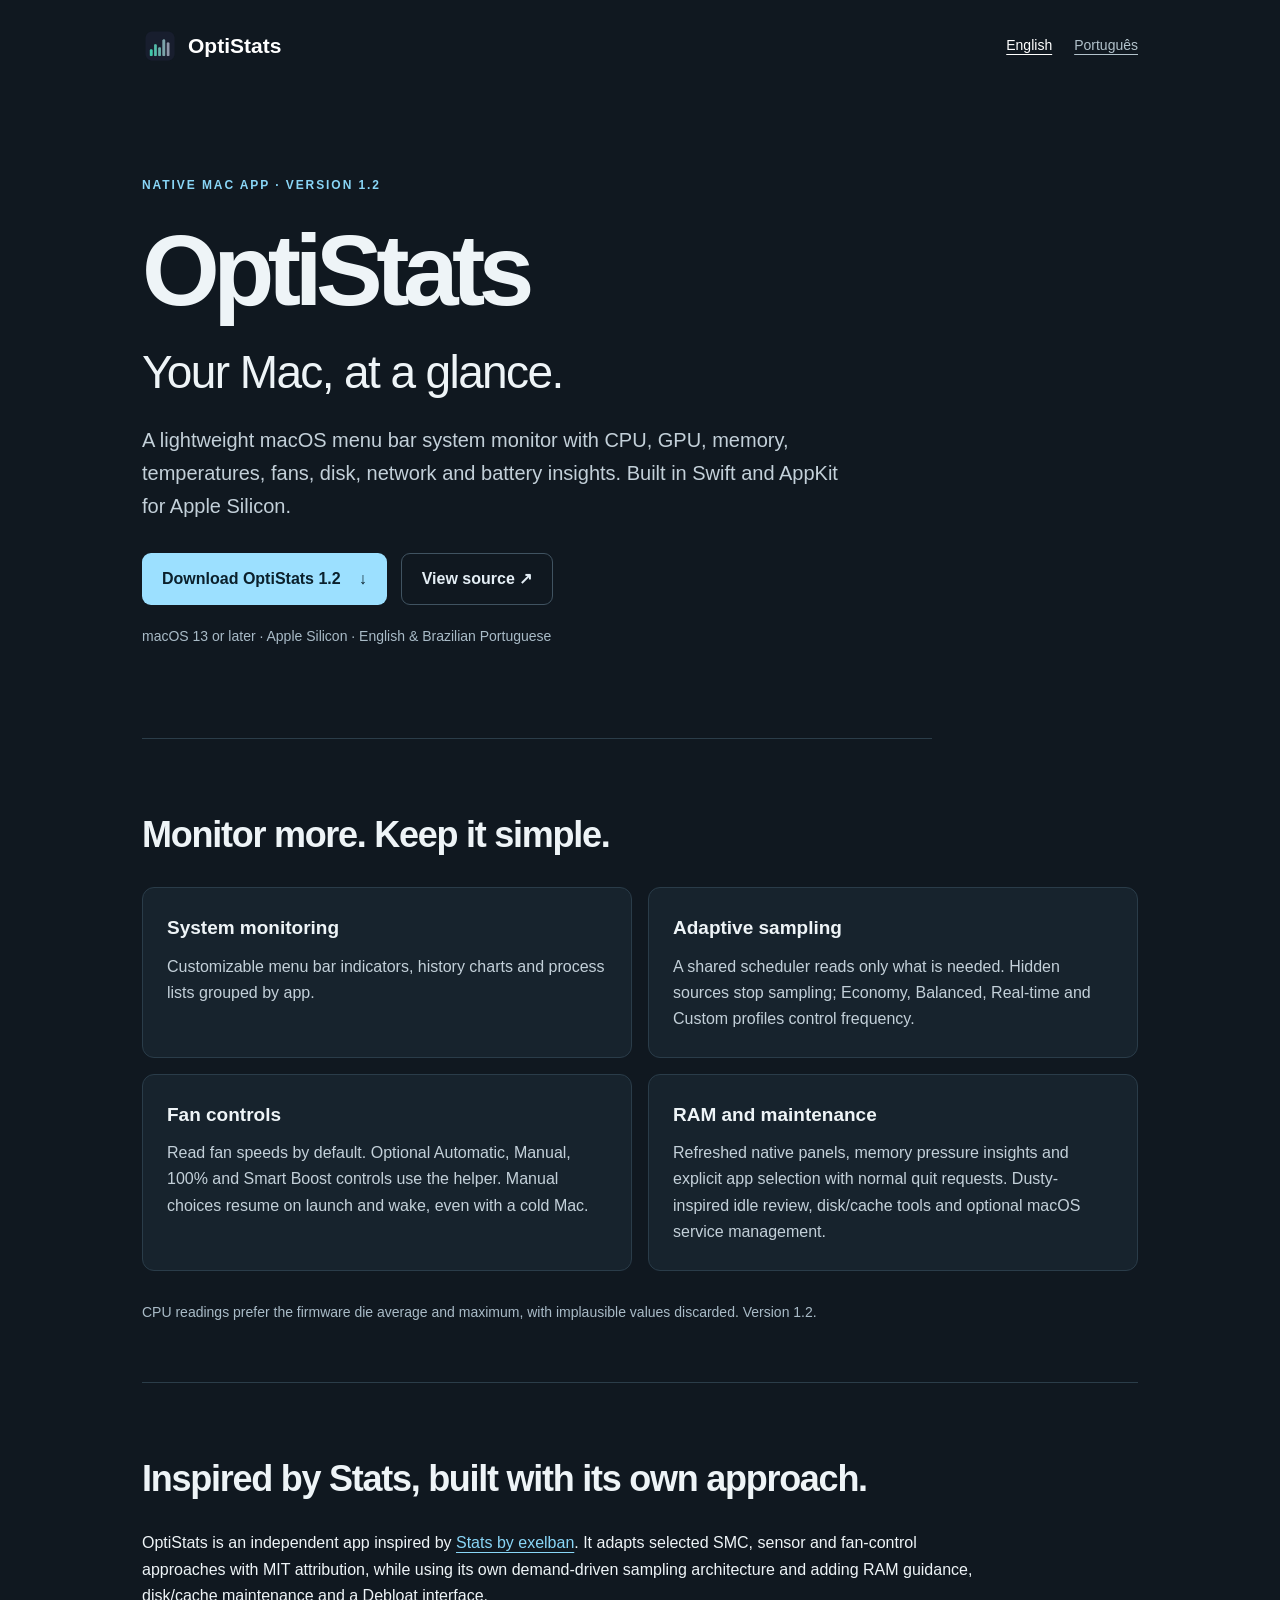
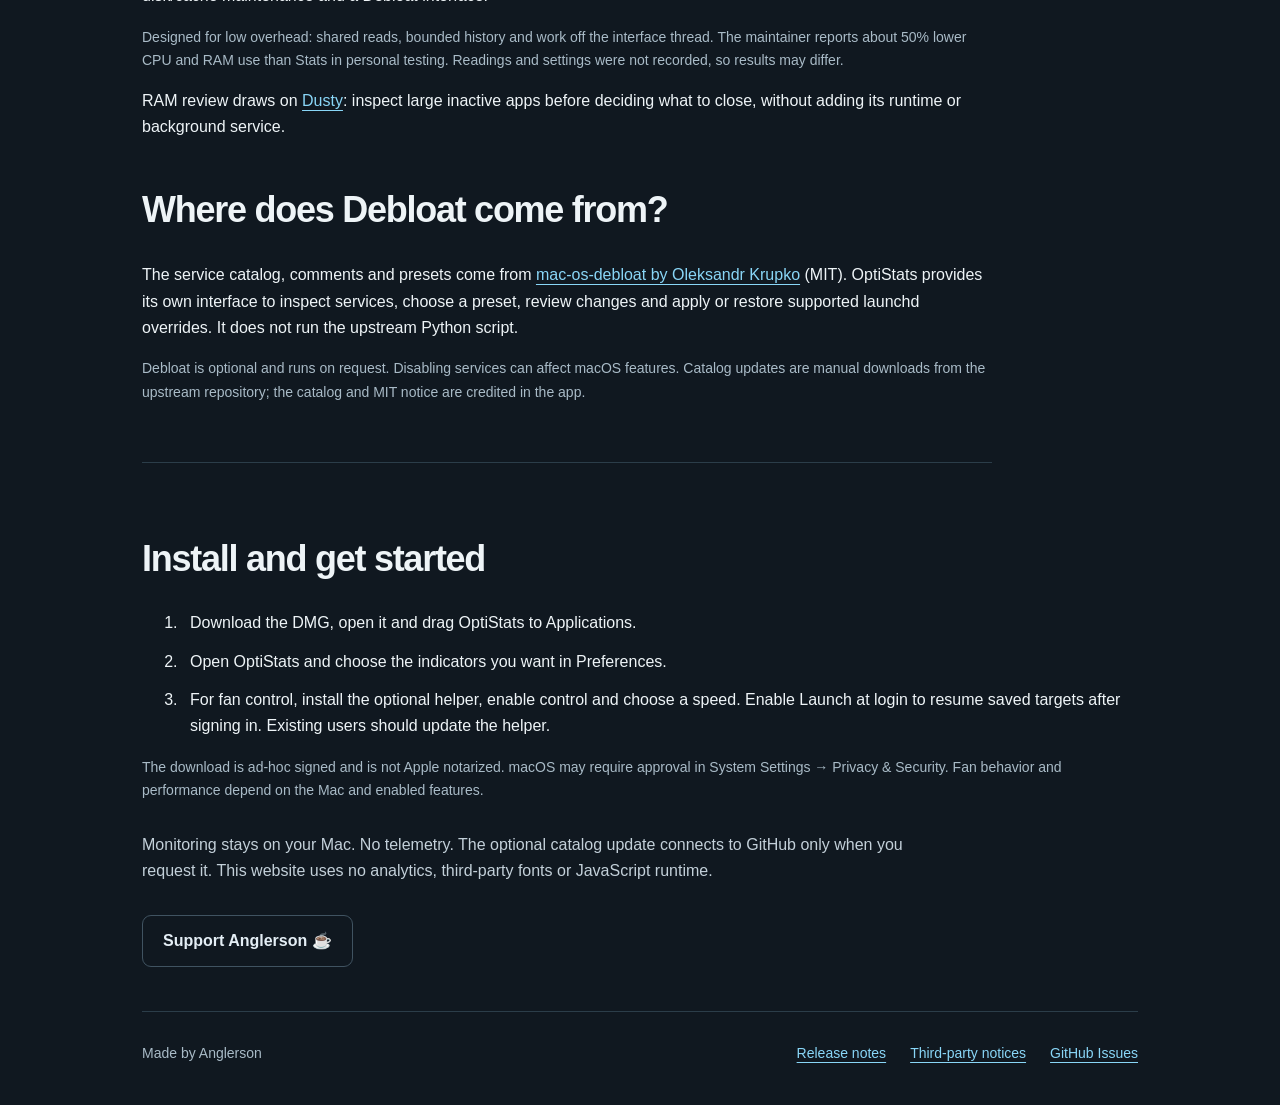
<file: index.html>
<!doctype html>
<html lang="en"><head><meta charset="utf-8"><meta name="viewport" content="width=device-width, initial-scale=1">
<title>OptiStats — Lightweight macOS System Monitor for Apple Silicon</title><meta name="description" content="Lightweight Mac system monitor: CPU, GPU, RAM, accurate die temperatures, persistent 100% fan control, idle-app memory review and optional Debloat. Apple Silicon."><meta name="robots" content="index,follow,max-image-preview:large">
<link rel="canonical" href="https://anglersondev.github.io/OptiStats/"><link rel="alternate" hreflang="en" href="https://anglersondev.github.io/OptiStats/"><link rel="alternate" hreflang="pt-BR" href="https://anglersondev.github.io/OptiStats/pt-br/"><link rel="alternate" hreflang="x-default" href="https://anglersondev.github.io/OptiStats/">
<meta property="og:type" content="website"><meta property="og:title" content="OptiStats — Lightweight macOS System Monitor for Apple Silicon"><meta property="og:description" content="Lightweight Mac system monitor: CPU, GPU, RAM, accurate die temperatures, persistent 100% fan control, idle-app memory review and optional Debloat. Apple Silicon."><meta property="og:url" content="https://anglersondev.github.io/OptiStats/"><meta property="og:site_name" content="OptiStats"><meta property="og:locale" content="en_US"><meta property="og:locale:alternate" content="pt_BR"><meta property="og:image" content="https://anglersondev.github.io/OptiStats/assets/icon.png"><meta property="og:image:alt" content="OptiStats app icon">
<meta name="twitter:card" content="summary"><meta name="twitter:title" content="OptiStats — Lightweight macOS System Monitor for Apple Silicon"><meta name="twitter:description" content="Lightweight Mac system monitor: CPU, GPU, RAM, accurate die temperatures, persistent 100% fan control, idle-app memory review and optional Debloat. Apple Silicon."><meta name="twitter:image" content="https://anglersondev.github.io/OptiStats/assets/icon.png">
<meta name="theme-color" content="#101820"><link rel="icon" href="assets/icon.png"><link rel="stylesheet" href="style.css">
<script type="application/ld+json">{"@context": "https://schema.org", "@type": "SoftwareApplication", "name": "OptiStats", "url": "https://anglersondev.github.io/OptiStats/", "description": "Lightweight Mac system monitor: CPU, GPU, RAM, accurate die temperatures, persistent 100% fan control, idle-app memory review and optional Debloat. Apple Silicon.", "operatingSystem": "macOS 13 or later (Apple Silicon)", "applicationCategory": "UtilitiesApplication", "softwareVersion": "1.2", "inLanguage": "en", "downloadUrl": "https://github.com/Anglersondev/OptiStats/releases/download/v1.2/OptiStats-1.2.dmg", "author": {"@type": "Person", "name": "Anglerson", "url": "https://github.com/Anglersondev"}}</script></head>
<body><header><a class="brand" href="./"><img src="assets/icon.png" width="36" height="36" alt="">OptiStats</a><nav aria-label="Language"><a href="./" lang="en" hreflang="en" aria-current="page">English</a><a href="pt-br/" lang="pt-BR" hreflang="pt-BR" >Português</a></nav></header>
<main><section class="hero"><p class="eyebrow">NATIVE MAC APP · VERSION 1.2</p><h1>OptiStats</h1><h2>Your Mac, at a glance.</h2><p class="intro">A lightweight macOS menu bar system monitor with CPU, GPU, memory, temperatures, fans, disk, network and battery insights. Built in Swift and AppKit for Apple Silicon.</p><div class="actions"><a class="primary" href="https://github.com/Anglersondev/OptiStats/releases/download/v1.2/OptiStats-1.2.dmg">Download OptiStats 1.2 <span aria-hidden="true">↓</span></a><a class="secondary" href="https://github.com/Anglersondev/OptiStats">View source ↗</a></div><p class="requirements">macOS 13 or later · Apple Silicon · English & Brazilian Portuguese</p></section>
<section><h2>Monitor more. Keep it simple.</h2><div class="grid"><article><h3>System monitoring</h3><p>Customizable menu bar indicators, history charts and process lists grouped by app.</p></article><article><h3>Adaptive sampling</h3><p>A shared scheduler reads only what is needed. Hidden sources stop sampling; Economy, Balanced, Real-time and Custom profiles control frequency.</p></article><article><h3>Fan controls</h3><p>Read fan speeds by default. Optional Automatic, Manual, 100% and Smart Boost controls use the helper. Manual choices resume on launch and wake, even with a cold Mac.</p></article><article><h3>RAM and maintenance</h3><p>Refreshed native panels, memory pressure insights and explicit app selection with normal quit requests. Dusty-inspired idle review, disk/cache tools and optional macOS service management.</p></article></div><p class="muted">CPU readings prefer the firmware die average and maximum, with implausible values discarded. Version 1.2.</p></section>
<section class="provenance"><h2>Inspired by Stats, built with its own approach.</h2><p>OptiStats is an independent app inspired by <a href="https://github.com/exelban/stats">Stats by exelban</a>. It adapts selected SMC, sensor and fan-control approaches with MIT attribution, while using its own demand-driven sampling architecture and adding RAM guidance, disk/cache maintenance and a Debloat interface.</p><p class="muted">Designed for low overhead: shared reads, bounded history and work off the interface thread. The maintainer reports about 50% lower CPU and RAM use than Stats in personal testing. Readings and settings were not recorded, so results may differ.</p><p>RAM review draws on <a href="https://github.com/yagcioglutoprak/dusty">Dusty</a>: inspect large inactive apps before deciding what to close, without adding its runtime or background service.</p><h2>Where does Debloat come from?</h2><p>The service catalog, comments and presets come from <a href="https://github.com/OleksandrKrupko/mac-os-debloat">mac-os-debloat by Oleksandr Krupko</a> (MIT). OptiStats provides its own interface to inspect services, choose a preset, review changes and apply or restore supported launchd overrides. It does not run the upstream Python script.</p><p class="muted">Debloat is optional and runs on request. Disabling services can affect macOS features. Catalog updates are manual downloads from the upstream repository; the catalog and MIT notice are credited in the app.</p></section>
<section><h2>Install and get started</h2><ol><li>Download the DMG, open it and drag OptiStats to Applications.</li><li>Open OptiStats and choose the indicators you want in Preferences.</li><li>For fan control, install the optional helper, enable control and choose a speed. Enable Launch at login to resume saved targets after signing in. Existing users should update the helper.</li></ol><p class="muted">The download is ad-hoc signed and is not Apple notarized. macOS may require approval in System Settings → Privacy & Security. Fan behavior and performance depend on the Mac and enabled features.</p><p class="privacy">Monitoring stays on your Mac. No telemetry. The optional catalog update connects to GitHub only when you request it. This website uses no analytics, third-party fonts or JavaScript runtime.</p><a class="secondary" href="https://pixgg.com/Anglerson">Support Anglerson ☕</a></section></main>
<footer><span>Made by Anglerson</span><a href="https://github.com/Anglersondev/OptiStats/releases/tag/v1.2">Release notes</a><a href="https://github.com/Anglersondev/OptiStats/blob/main/THIRD_PARTY_NOTICES.md">Third-party notices</a><a href="https://github.com/Anglersondev/OptiStats/issues">GitHub Issues</a></footer></body></html>
</file>
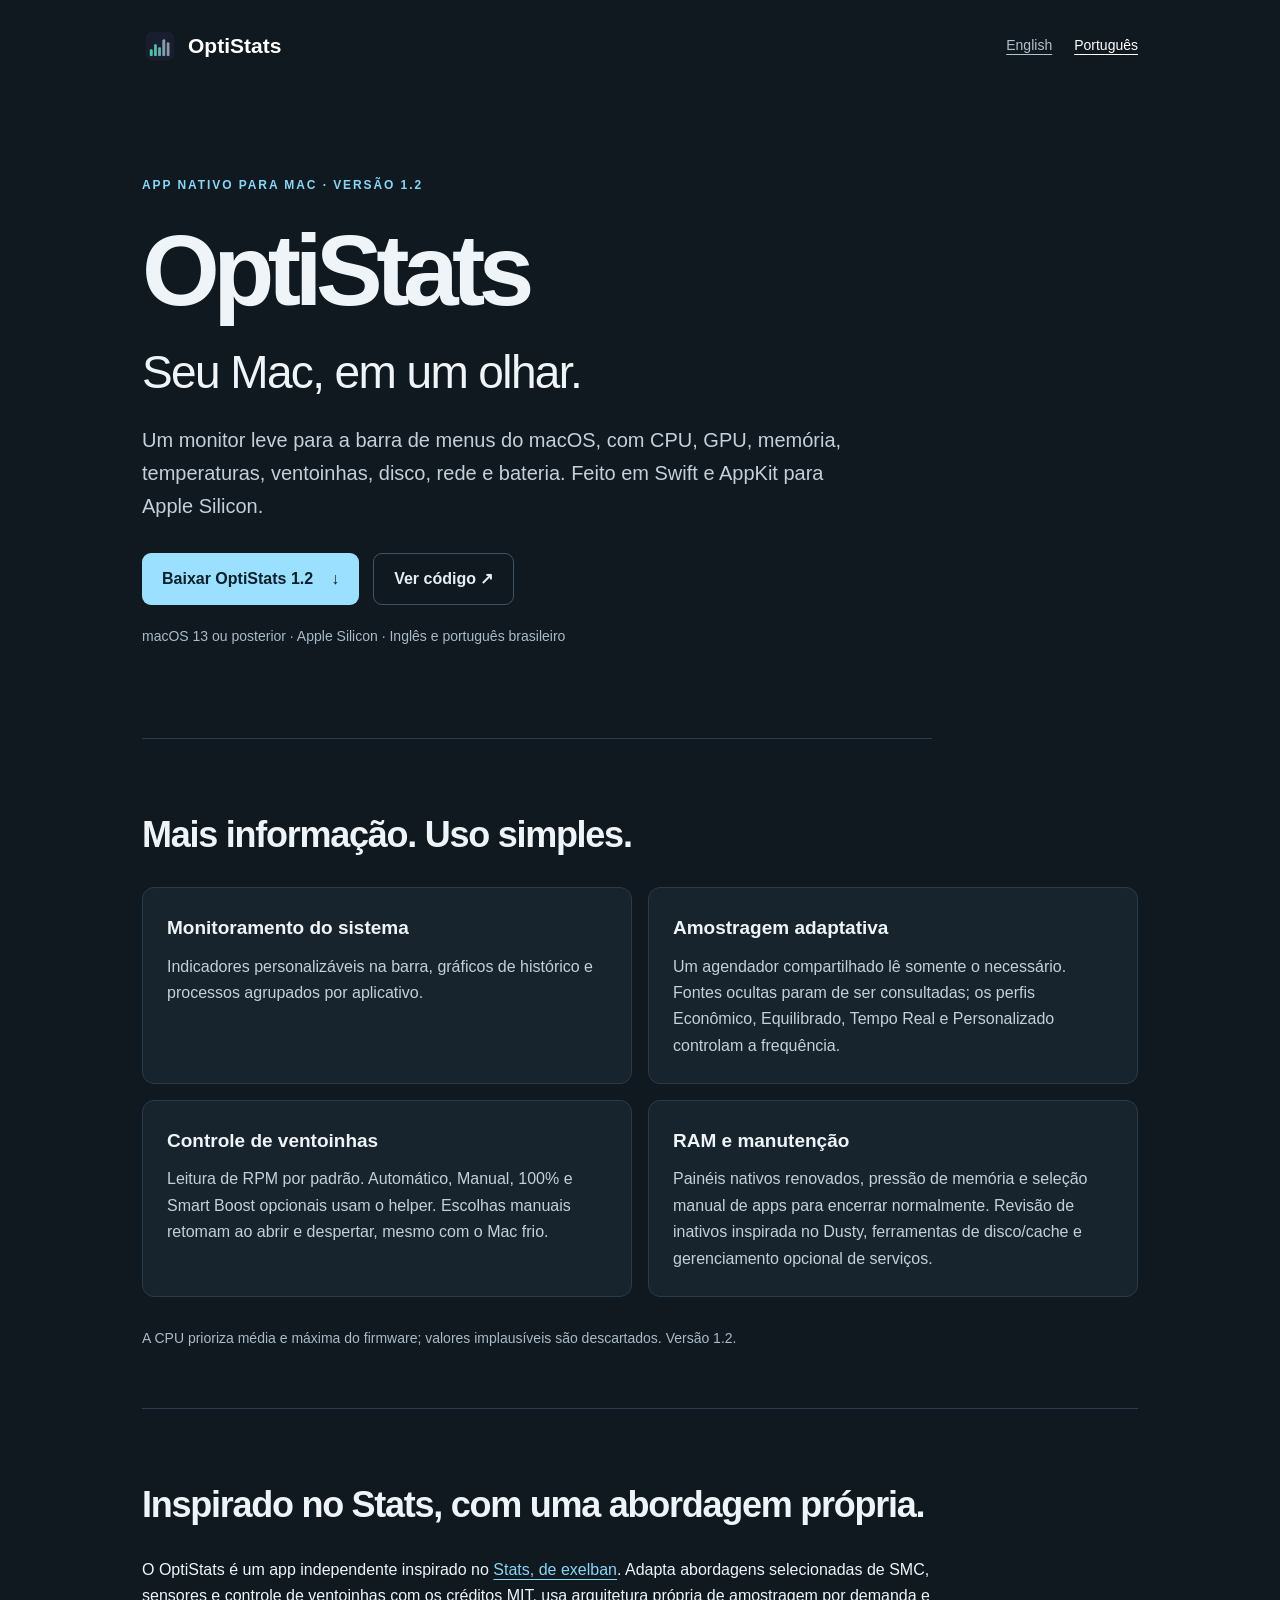
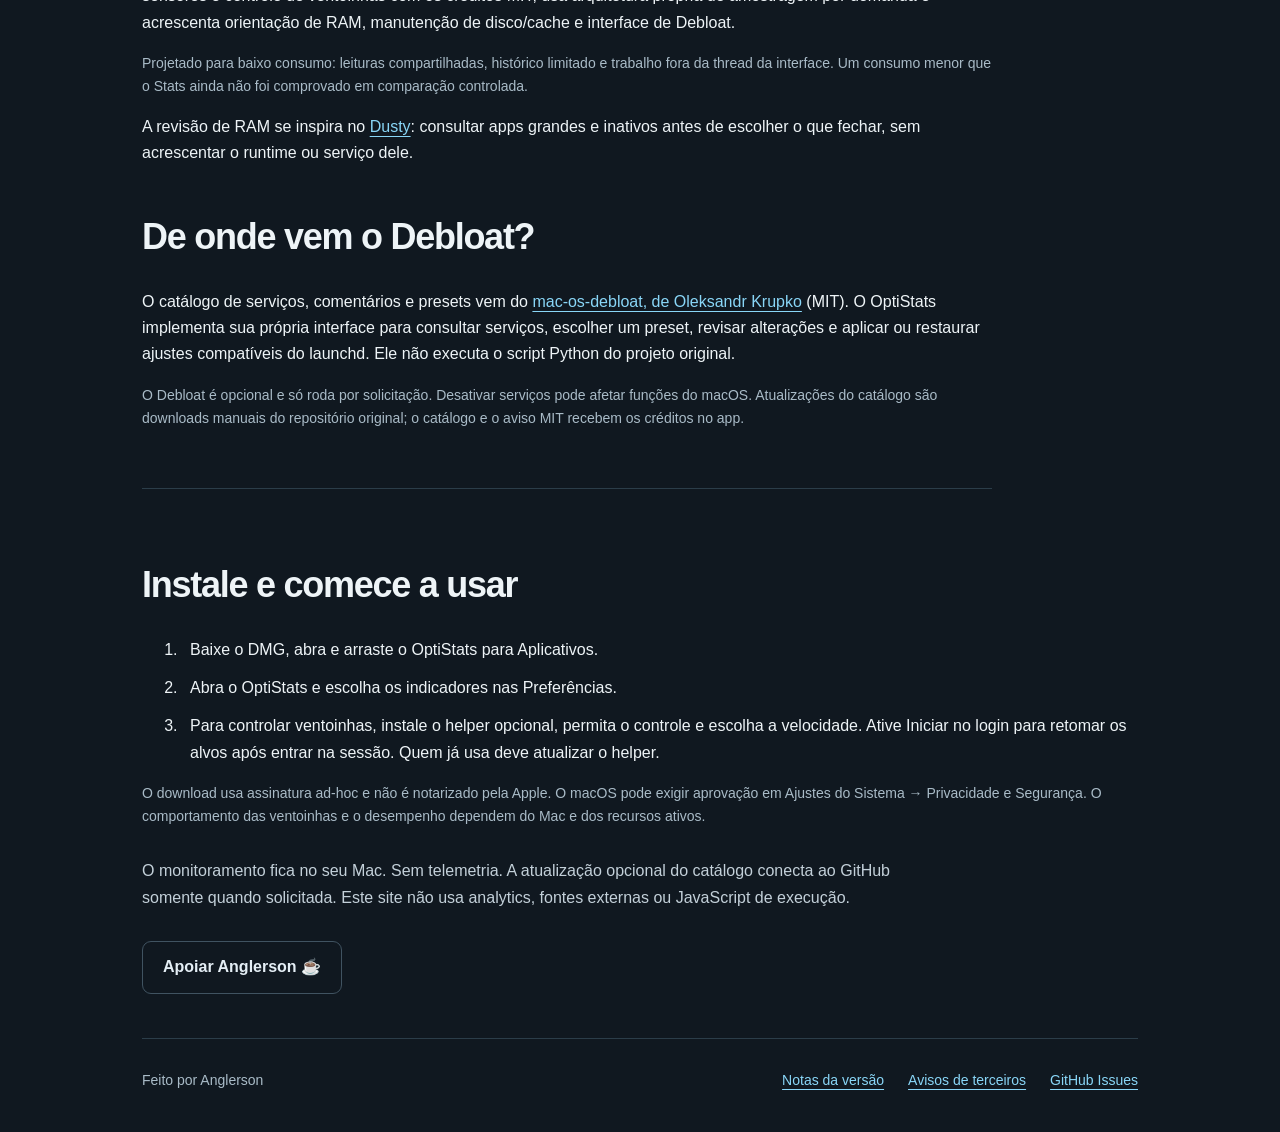
<file: pt-br/index.html>
<!doctype html>
<html lang="pt-BR"><head><meta charset="utf-8"><meta name="viewport" content="width=device-width, initial-scale=1">
<title>OptiStats — Monitor leve de sistema para macOS e Apple Silicon</title><meta name="description" content="Monitor leve para Mac: CPU, GPU, RAM, temperatura do processador, controle persistente de ventoinhas a 100%, revisão de apps inativos e Debloat. Apple Silicon."><meta name="robots" content="index,follow,max-image-preview:large">
<link rel="canonical" href="https://anglersondev.github.io/OptiStats/pt-br/"><link rel="alternate" hreflang="en" href="https://anglersondev.github.io/OptiStats/"><link rel="alternate" hreflang="pt-BR" href="https://anglersondev.github.io/OptiStats/pt-br/"><link rel="alternate" hreflang="x-default" href="https://anglersondev.github.io/OptiStats/">
<meta property="og:type" content="website"><meta property="og:title" content="OptiStats — Monitor leve de sistema para macOS e Apple Silicon"><meta property="og:description" content="Monitor leve para Mac: CPU, GPU, RAM, temperatura do processador, controle persistente de ventoinhas a 100%, revisão de apps inativos e Debloat. Apple Silicon."><meta property="og:url" content="https://anglersondev.github.io/OptiStats/pt-br/"><meta property="og:site_name" content="OptiStats"><meta property="og:locale" content="pt_BR"><meta property="og:locale:alternate" content="en_US"><meta property="og:image" content="https://anglersondev.github.io/OptiStats/assets/icon.png"><meta property="og:image:alt" content="OptiStats app icon">
<meta name="twitter:card" content="summary"><meta name="twitter:title" content="OptiStats — Monitor leve de sistema para macOS e Apple Silicon"><meta name="twitter:description" content="Monitor leve para Mac: CPU, GPU, RAM, temperatura do processador, controle persistente de ventoinhas a 100%, revisão de apps inativos e Debloat. Apple Silicon."><meta name="twitter:image" content="https://anglersondev.github.io/OptiStats/assets/icon.png">
<meta name="theme-color" content="#101820"><link rel="icon" href="../assets/icon.png"><link rel="stylesheet" href="../style.css">
<script type="application/ld+json">{"@context": "https://schema.org", "@type": "SoftwareApplication", "name": "OptiStats", "url": "https://anglersondev.github.io/OptiStats/pt-br/", "description": "Monitor leve para Mac: CPU, GPU, RAM, temperatura do processador, controle persistente de ventoinhas a 100%, revisão de apps inativos e Debloat. Apple Silicon.", "operatingSystem": "macOS 13 or later (Apple Silicon)", "applicationCategory": "UtilitiesApplication", "softwareVersion": "1.2", "inLanguage": "pt-BR", "downloadUrl": "https://github.com/Anglersondev/OptiStats/releases/download/v1.2/OptiStats-1.2.dmg", "author": {"@type": "Person", "name": "Anglerson", "url": "https://github.com/Anglersondev"}}</script></head>
<body><header><a class="brand" href="../"><img src="../assets/icon.png" width="36" height="36" alt="">OptiStats</a><nav aria-label="Language"><a href="../" lang="en" hreflang="en" >English</a><a href="./" lang="pt-BR" hreflang="pt-BR" aria-current="page">Português</a></nav></header>
<main><section class="hero"><p class="eyebrow">APP NATIVO PARA MAC · VERSÃO 1.2</p><h1>OptiStats</h1><h2>Seu Mac, em um olhar.</h2><p class="intro">Um monitor leve para a barra de menus do macOS, com CPU, GPU, memória, temperaturas, ventoinhas, disco, rede e bateria. Feito em Swift e AppKit para Apple Silicon.</p><div class="actions"><a class="primary" href="https://github.com/Anglersondev/OptiStats/releases/download/v1.2/OptiStats-1.2.dmg">Baixar OptiStats 1.2 <span aria-hidden="true">↓</span></a><a class="secondary" href="https://github.com/Anglersondev/OptiStats">Ver código ↗</a></div><p class="requirements">macOS 13 ou posterior · Apple Silicon · Inglês e português brasileiro</p></section>
<section><h2>Mais informação. Uso simples.</h2><div class="grid"><article><h3>Monitoramento do sistema</h3><p>Indicadores personalizáveis na barra, gráficos de histórico e processos agrupados por aplicativo.</p></article><article><h3>Amostragem adaptativa</h3><p>Um agendador compartilhado lê somente o necessário. Fontes ocultas param de ser consultadas; os perfis Econômico, Equilibrado, Tempo Real e Personalizado controlam a frequência.</p></article><article><h3>Controle de ventoinhas</h3><p>Leitura de RPM por padrão. Automático, Manual, 100% e Smart Boost opcionais usam o helper. Escolhas manuais retomam ao abrir e despertar, mesmo com o Mac frio.</p></article><article><h3>RAM e manutenção</h3><p>Painéis nativos renovados, pressão de memória e seleção manual de apps para encerrar normalmente. Revisão de inativos inspirada no Dusty, ferramentas de disco/cache e gerenciamento opcional de serviços.</p></article></div><p class="muted">A CPU prioriza média e máxima do firmware; valores implausíveis são descartados. Versão 1.2.</p></section>
<section class="provenance"><h2>Inspirado no Stats, com uma abordagem própria.</h2><p>O OptiStats é um app independente inspirado no <a href="https://github.com/exelban/stats">Stats, de exelban</a>. Adapta abordagens selecionadas de SMC, sensores e controle de ventoinhas com os créditos MIT, usa arquitetura própria de amostragem por demanda e acrescenta orientação de RAM, manutenção de disco/cache e interface de Debloat.</p><p class="muted">Projetado para baixo consumo: leituras compartilhadas, histórico limitado e trabalho fora da thread da interface. Um consumo menor que o Stats ainda não foi comprovado em comparação controlada.</p><p>A revisão de RAM se inspira no <a href="https://github.com/yagcioglutoprak/dusty">Dusty</a>: consultar apps grandes e inativos antes de escolher o que fechar, sem acrescentar o runtime ou serviço dele.</p><h2>De onde vem o Debloat?</h2><p>O catálogo de serviços, comentários e presets vem do <a href="https://github.com/OleksandrKrupko/mac-os-debloat">mac-os-debloat, de Oleksandr Krupko</a> (MIT). O OptiStats implementa sua própria interface para consultar serviços, escolher um preset, revisar alterações e aplicar ou restaurar ajustes compatíveis do launchd. Ele não executa o script Python do projeto original.</p><p class="muted">O Debloat é opcional e só roda por solicitação. Desativar serviços pode afetar funções do macOS. Atualizações do catálogo são downloads manuais do repositório original; o catálogo e o aviso MIT recebem os créditos no app.</p></section>
<section><h2>Instale e comece a usar</h2><ol><li>Baixe o DMG, abra e arraste o OptiStats para Aplicativos.</li><li>Abra o OptiStats e escolha os indicadores nas Preferências.</li><li>Para controlar ventoinhas, instale o helper opcional, permita o controle e escolha a velocidade. Ative Iniciar no login para retomar os alvos após entrar na sessão. Quem já usa deve atualizar o helper.</li></ol><p class="muted">O download usa assinatura ad-hoc e não é notarizado pela Apple. O macOS pode exigir aprovação em Ajustes do Sistema → Privacidade e Segurança. O comportamento das ventoinhas e o desempenho dependem do Mac e dos recursos ativos.</p><p class="privacy">O monitoramento fica no seu Mac. Sem telemetria. A atualização opcional do catálogo conecta ao GitHub somente quando solicitada. Este site não usa analytics, fontes externas ou JavaScript de execução.</p><a class="secondary" href="https://pixgg.com/Anglerson">Apoiar Anglerson ☕</a></section></main>
<footer><span>Feito por Anglerson</span><a href="https://github.com/Anglersondev/OptiStats/releases/tag/v1.2">Notas da versão</a><a href="https://github.com/Anglersondev/OptiStats/blob/main/THIRD_PARTY_NOTICES.md">Avisos de terceiros</a><a href="https://github.com/Anglersondev/OptiStats/issues">GitHub Issues</a></footer></body></html>
</file>
<file: style.css>
*{box-sizing:border-box}html{color-scheme:dark}body{margin:0;background:#101820;color:#eef4f7;font:16px/1.65 -apple-system,BlinkMacSystemFont,"Segoe UI",sans-serif}a{color:#89d6f7;text-underline-offset:4px}a:hover{color:#fff}a:focus-visible{outline:3px solid #89d6f7;outline-offset:5px}header,main,footer{max-width:1060px;margin:auto;padding:0 32px}header{display:flex;align-items:center;justify-content:space-between;gap:24px;padding-top:28px}.brand{display:flex;align-items:center;gap:10px;color:#fff;font-size:21px;font-weight:700;text-decoration:none}nav{display:flex;gap:22px}nav a{font-size:14px;color:#b2c2cb}nav [aria-current]{color:#fff}.hero{padding:100px 0 76px;max-width:790px}.eyebrow{font-size:12px;font-weight:700;letter-spacing:.16em;color:#89d6f7}h1{font-size:clamp(58px,10vw,100px);letter-spacing:-.065em;line-height:1;margin:24px 0}h2{font-size:clamp(25px,4vw,36px);letter-spacing:-.035em;line-height:1.22}.hero h2{font-size:clamp(30px,5vw,46px);font-weight:500;margin:0 0 24px}.intro{font-size:20px;color:#c3d0d9;max-width:700px}.actions{display:flex;flex-wrap:wrap;gap:14px;margin:30px 0 20px}.primary,.secondary{display:inline-flex;align-items:center;justify-content:center;gap:18px;border-radius:9px;padding:12px 20px;font-weight:600;text-decoration:none}.primary{background:#9ce0ff;color:#0b202c}.primary:hover{background:#d0f0ff;color:#0b202c}.secondary{border:1px solid #405361;color:#e4eef5}.requirements,.muted{font-size:14px;color:#a9bbc7}section{padding:44px 0;border-bottom:1px solid #2b3d49}.grid{display:grid;grid-template-columns:repeat(2,1fr);gap:16px;margin:30px 0}article{padding:24px;background:#17232d;border:1px solid #2a3c49;border-radius:12px}article h3{font-size:19px;margin:0 0 10px}article p{margin:0;color:#c3d0d9}.provenance{max-width:850px}.provenance h2:not(:first-child){margin-top:48px}li{padding-left:8px;margin:12px 0}.privacy{max-width:780px;margin:30px 0;color:#c3d0d9}footer{display:flex;flex-wrap:wrap;gap:24px;padding-top:30px;padding-bottom:40px;color:#a9bbc7;font-size:14px}footer span{margin-right:auto}@media(max-width:620px){header,main,footer{padding-left:20px;padding-right:20px}header{gap:12px}nav{gap:12px}.hero{padding-top:70px}.intro{font-size:18px}.grid{grid-template-columns:1fr}.actions>a{width:100%}footer{gap:18px}footer span{width:100%}}
</file>
